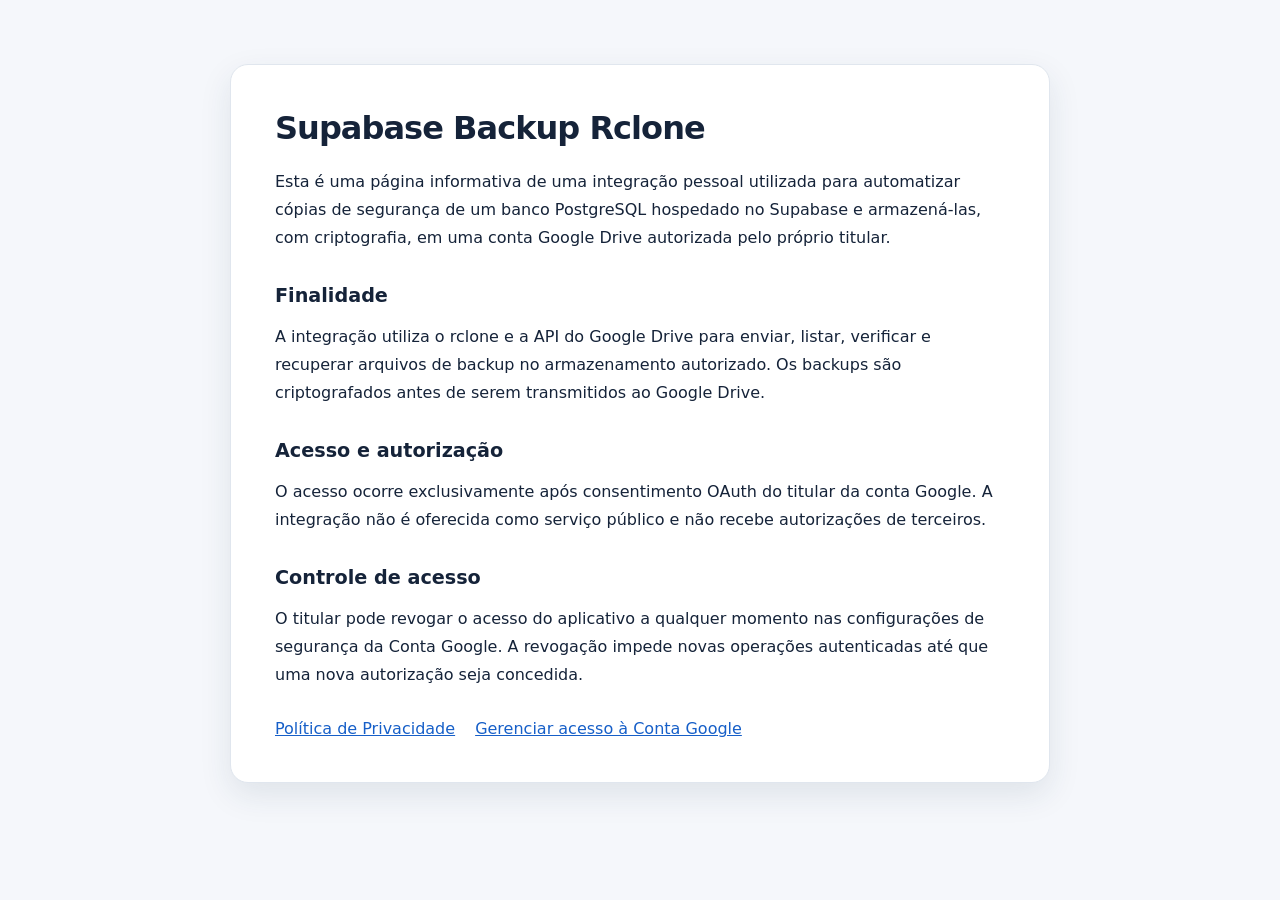
<file: index.html>
<!doctype html>
<html lang="pt-BR">
<head><meta charset="utf-8"><meta name="viewport" content="width=device-width,initial-scale=1">
<title>Supabase Backup Rclone — Informações</title>
<meta name="description" content="Informações sobre integração pessoal de backup PostgreSQL do Supabase ao Google Drive usando rclone crypt.">
<link rel="stylesheet" href="style.css"></head>
<body><main>
<h1>Supabase Backup Rclone</h1>
<p>Esta é uma página informativa de uma integração pessoal utilizada para automatizar cópias de segurança de um banco PostgreSQL hospedado no Supabase e armazená-las, com criptografia, em uma conta Google Drive autorizada pelo próprio titular.</p>
<h2>Finalidade</h2>
<p>A integração utiliza o rclone e a API do Google Drive para enviar, listar, verificar e recuperar arquivos de backup no armazenamento autorizado. Os backups são criptografados antes de serem transmitidos ao Google Drive.</p>
<h2>Acesso e autorização</h2>
<p>O acesso ocorre exclusivamente após consentimento OAuth do titular da conta Google. A integração não é oferecida como serviço público e não recebe autorizações de terceiros.</p>
<h2>Controle de acesso</h2>
<p>O titular pode revogar o acesso do aplicativo a qualquer momento nas configurações de segurança da Conta Google. A revogação impede novas operações autenticadas até que uma nova autorização seja concedida.</p>
<nav><a href="privacy.html">Política de Privacidade</a><a href="https://myaccount.google.com/connections">Gerenciar acesso à Conta Google</a></nav>
</main></body></html>
</file>
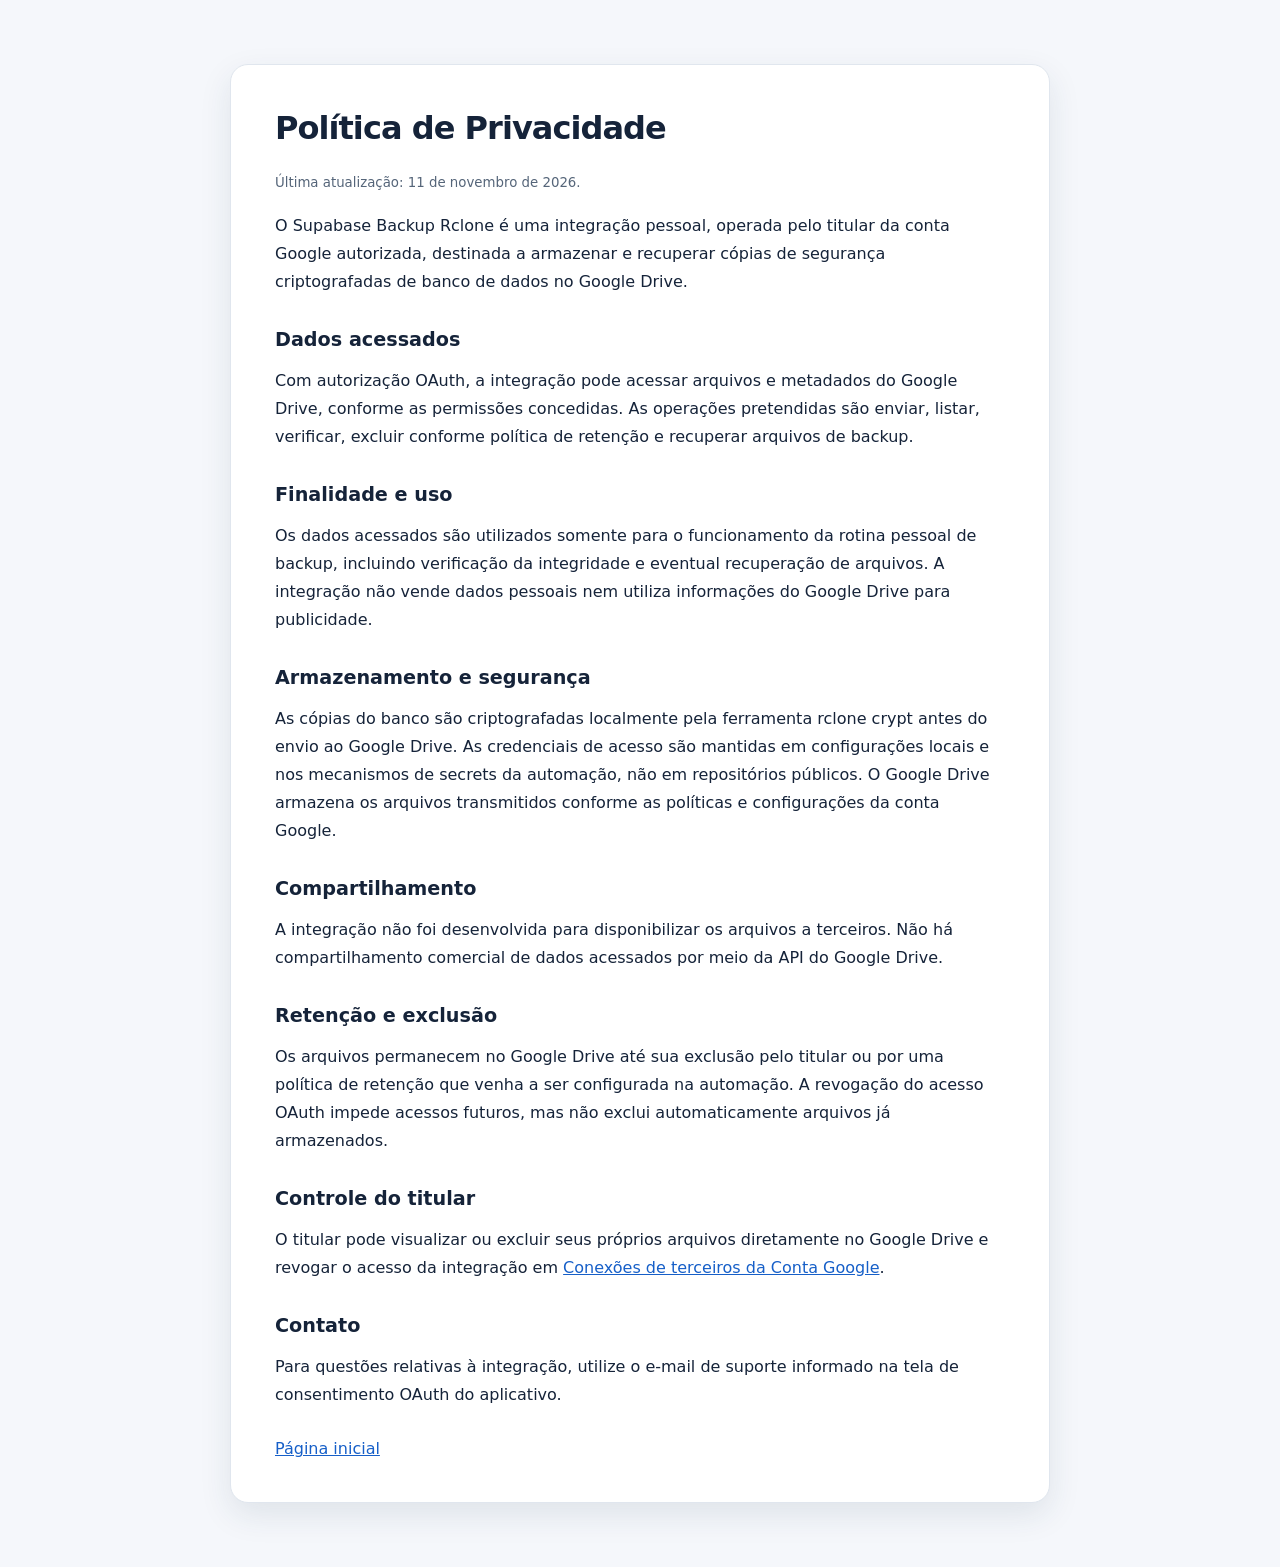
<file: privacy.html>
<!doctype html>
<html lang="pt-BR">
<head><meta charset="utf-8"><meta name="viewport" content="width=device-width,initial-scale=1">
<title>Política de Privacidade — Supabase Backup Rclone</title>
<meta name="description" content="Política de privacidade para integração pessoal Supabase Backup Rclone.">
<link rel="stylesheet" href="style.css"></head>
<body><main>
<h1>Política de Privacidade</h1>
<p><small>Última atualização: 11 de novembro de 2026.</small></p>
<p>O Supabase Backup Rclone é uma integração pessoal, operada pelo titular da conta Google autorizada, destinada a armazenar e recuperar cópias de segurança criptografadas de banco de dados no Google Drive.</p>
<h2>Dados acessados</h2>
<p>Com autorização OAuth, a integração pode acessar arquivos e metadados do Google Drive, conforme as permissões concedidas. As operações pretendidas são enviar, listar, verificar, excluir conforme política de retenção e recuperar arquivos de backup.</p>
<h2>Finalidade e uso</h2>
<p>Os dados acessados são utilizados somente para o funcionamento da rotina pessoal de backup, incluindo verificação da integridade e eventual recuperação de arquivos. A integração não vende dados pessoais nem utiliza informações do Google Drive para publicidade.</p>
<h2>Armazenamento e segurança</h2>
<p>As cópias do banco são criptografadas localmente pela ferramenta rclone crypt antes do envio ao Google Drive. As credenciais de acesso são mantidas em configurações locais e nos mecanismos de secrets da automação, não em repositórios públicos. O Google Drive armazena os arquivos transmitidos conforme as políticas e configurações da conta Google.</p>
<h2>Compartilhamento</h2>
<p>A integração não foi desenvolvida para disponibilizar os arquivos a terceiros. Não há compartilhamento comercial de dados acessados por meio da API do Google Drive.</p>
<h2>Retenção e exclusão</h2>
<p>Os arquivos permanecem no Google Drive até sua exclusão pelo titular ou por uma política de retenção que venha a ser configurada na automação. A revogação do acesso OAuth impede acessos futuros, mas não exclui automaticamente arquivos já armazenados.</p>
<h2>Controle do titular</h2>
<p>O titular pode visualizar ou excluir seus próprios arquivos diretamente no Google Drive e revogar o acesso da integração em <a href="https://myaccount.google.com/connections">Conexões de terceiros da Conta Google</a>.</p>
<h2>Contato</h2>
<p>Para questões relativas à integração, utilize o e-mail de suporte informado na tela de consentimento OAuth do aplicativo.</p>
<nav><a href="index.html">Página inicial</a></nav>
</main></body></html>
</file>
<file: style.css>
:root{font-family:system-ui,-apple-system,Segoe UI,Roboto,Arial,sans-serif;color:#152339;background:#f5f7fb}*{box-sizing:border-box}body{margin:0}main{max-width:820px;margin:64px auto;padding:44px;background:#fff;border:1px solid #e0e6ee;border-radius:18px;box-shadow:0 12px 32px #1b36501a}h1{font-size:2rem;letter-spacing:-.03em;margin-top:0}h2{font-size:1.2rem;margin-top:2rem}p,li{line-height:1.75}a{color:#165fc8}nav{display:flex;gap:20px;margin-top:30px}small{color:#556579}@media(max-width:700px){main{margin:15px;padding:24px}}
</file>
